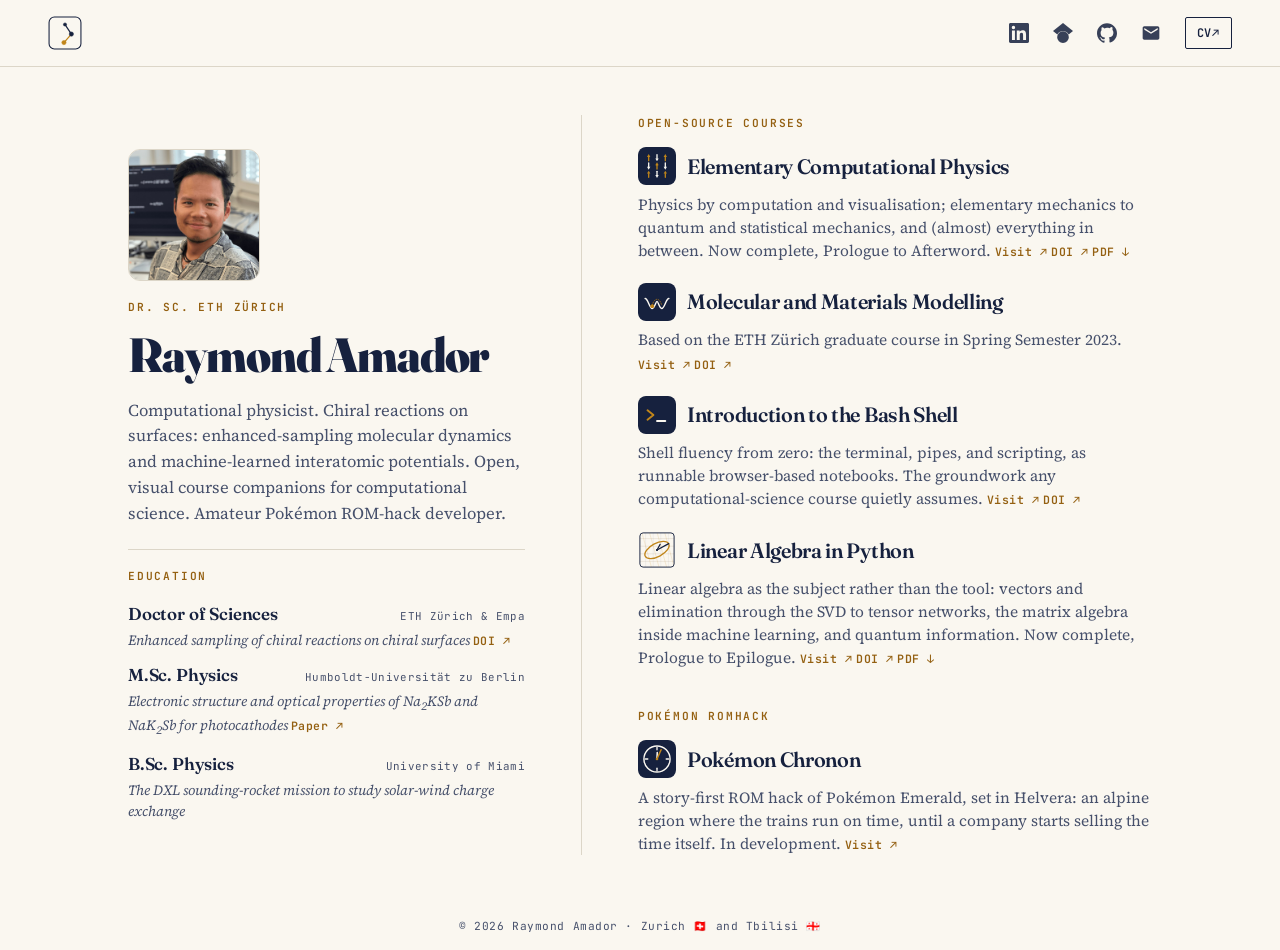
<file: index.html>
<!DOCTYPE html>
<html lang="en">
<head>
  <meta charset="utf-8">
  <meta name="viewport" content="width=device-width, initial-scale=1">
  <title>Raymond Amador — Computational Physicist (Dr. sc. ETH Zürich)</title>
  <meta name="description" content="Raymond Amador — computational physicist (Dr. sc. ETH Zürich), and author of open, visual course companions in computational science.">
  <meta name="author" content="Raymond Amador">
  <link rel="canonical" href="https://ramador.me/">

  <meta property="og:type" content="website">
  <meta property="og:title" content="Raymond Amador">
  <meta property="og:description" content="Computational physicist (Dr. sc. ETH Zürich), and author of open, visual course companions in computational science.">
  <meta property="og:url" content="https://ramador.me/">
  <meta property="og:image" content="https://ramador.me/portrait.jpg">
  <meta property="og:image:width" content="640">
  <meta property="og:image:height" content="640">
  <meta name="twitter:card" content="summary">

  <link rel="preconnect" href="https://fonts.googleapis.com">
  <link rel="preconnect" href="https://fonts.gstatic.com" crossorigin>
  <link href="https://fonts.googleapis.com/css2?family=Fraunces:opsz,wght@9..144,400;9..144,600;9..144,900&family=Source+Serif+4:opsz,wght@8..60,400;8..60,600&family=JetBrains+Mono:wght@500;600&display=swap" rel="stylesheet">

  <!-- Real favicon FILES, not a data: URI — Google's favicon crawler only
       fetches crawlable URLs, so an inline icon leaves search results with
       the generic globe. The 96px PNG is the multiple-of-48 size Google
       prefers; /favicon.ico is the zero-config fallback every crawler tries. -->
  <link rel="icon" href="/favicon.svg" type="image/svg+xml">
  <link rel="icon" href="/favicon-96.png" type="image/png" sizes="96x96">
  <link rel="icon" href="/favicon.ico" sizes="48x48 32x32 16x16">
  <link rel="apple-touch-icon" href="/apple-touch-icon.png">

  <link rel="stylesheet" href="style.css">

  <script type="application/ld+json">
  {
    "@context": "https://schema.org",
    "@type": "Person",
    "name": "Raymond Amador",
    "jobTitle": "Computational Physicist",
    "url": "https://ramador.me/",
    "image": "https://ramador.me/portrait.jpg",
    "description": "Computational physicist (Dr. sc. ETH Zürich) and author of open, interactive course companions in computational science.",
    "alumniOf": [
      { "@type": "CollegeOrUniversity", "name": "ETH Zürich" },
      { "@type": "CollegeOrUniversity", "name": "Humboldt-Universität zu Berlin" },
      { "@type": "CollegeOrUniversity", "name": "University of Miami" }
    ],
    "sameAs": [
      "https://www.linkedin.com/in/ramador09",
      "https://scholar.google.com/citations?user=wbPjP08AAAAJ",
      "https://github.com/ramador09"
    ]
  }
  </script>
</head>
<body>

  <!-- ============================== TOP BAR ============================= -->
  <header class="topbar">
    <a class="wordmark" href="/" aria-label="Home — Raymond Amador">
      <svg class="mark" viewBox="0 0 64 64" xmlns="http://www.w3.org/2000/svg" aria-hidden="true">
        <rect class="frame" x="2" y="2" width="60" height="60" rx="10"/>
        <line class="struct" x1="32" y1="16" x2="44" y2="34" stroke-width="2.4" stroke-linecap="round"/>
        <line class="amber" x1="44" y1="34" x2="30" y2="50" stroke-width="2.4" stroke-linecap="round"/>
        <circle class="struct" cx="32" cy="16" r="3"/>
        <circle class="struct" cx="44" cy="34" r="4"/>
        <circle class="amber" cx="30" cy="50" r="4"/>
      </svg>
    </a>
    <nav class="contact" aria-label="Contact and profiles">
      <a href="https://www.linkedin.com/in/ramador09/" aria-label="LinkedIn">
        <svg class="icon" viewBox="0 0 24 24" aria-hidden="true"><path d="M20.447 20.452h-3.554v-5.569c0-1.328-.027-3.037-1.852-3.037-1.853 0-2.136 1.445-2.136 2.939v5.667H9.351V9h3.414v1.561h.046c.477-.9 1.637-1.85 3.37-1.85 3.601 0 4.267 2.37 4.267 5.455v6.286zM5.337 7.433a2.062 2.062 0 0 1-2.063-2.065 2.064 2.064 0 1 1 2.063 2.065zm1.782 13.019H3.555V9h3.564v11.452zM22.225 0H1.771C.792 0 0 .774 0 1.729v20.542C0 23.227.792 24 1.771 24h20.451C23.2 24 24 23.227 24 22.271V1.729C24 .774 23.2 0 22.225 0h.002z"/></svg>
      </a>
      <a href="https://scholar.google.com/citations?user=wbPjP08AAAAJ&amp;hl=de" aria-label="Google Scholar">
        <svg class="icon" viewBox="0 0 24 24" aria-hidden="true"><path d="M5.242 13.769L0 9.5 12 0l12 9.5-5.242 4.269C17.548 11.249 14.978 9.5 12 9.5c-2.977 0-5.548 1.748-6.758 4.269zM12 10a7 7 0 1 0 0 14 7 7 0 0 0 0-14z"/></svg>
      </a>
      <a href="https://github.com/ramador09" aria-label="GitHub">
        <svg class="icon" viewBox="0 0 24 24" aria-hidden="true"><path d="M12 .297c-6.63 0-12 5.373-12 12 0 5.303 3.438 9.8 8.205 11.385.6.113.82-.258.82-.577 0-.285-.01-1.04-.015-2.04-3.338.724-4.042-1.61-4.042-1.61C4.422 18.07 3.633 17.7 3.633 17.7c-1.087-.744.084-.729.084-.729 1.205.084 1.838 1.236 1.838 1.236 1.07 1.835 2.809 1.305 3.495.998.108-.776.417-1.305.76-1.605-2.665-.305-5.467-1.334-5.467-5.931 0-1.311.469-2.381 1.236-3.221-.124-.303-.535-1.524.117-3.176 0 0 1.008-.322 3.301 1.23A11.509 11.509 0 0 1 12 5.803c1.02.005 2.047.138 3.006.404 2.291-1.552 3.297-1.23 3.297-1.23.653 1.653.242 2.874.118 3.176.77.84 1.235 1.911 1.235 3.221 0 4.609-2.807 5.624-5.479 5.921.43.372.823 1.102.823 2.222 0 1.606-.014 2.898-.014 3.293 0 .322.216.694.825.576C20.565 22.092 24 17.592 24 12.297c0-6.627-5.373-12-12-12"/></svg>
      </a>
      <a id="email-link" href="#" aria-label="Email">
        <svg class="icon" viewBox="0 0 24 24" aria-hidden="true"><path d="M20 4H4c-1.1 0-2 .9-2 2v12c0 1.1.9 2 2 2h16c1.1 0 2-.9 2-2V6c0-1.1-.9-2-2-2zm0 4l-8 5-8-5V6l8 5 8-5v2z"/></svg>
      </a>
      <a class="cv-link" href="cv.pdf">CV <span aria-hidden="true">↗</span></a>
    </nav>
  </header>

  <!-- =============================== STAGE ============================= -->
  <main class="stage">
    <div class="grid">

      <!-- ---- identity (left) ---- -->
      <section class="identity">
        <img class="portrait" src="portrait.jpg" width="640" height="640" alt="Portrait of Raymond Amador">
        <div>
          <p class="eyebrow">Dr.&nbsp;sc.&nbsp;ETH&nbsp;Zürich</p>
          <h1>Raymond Amador</h1>
        </div>
        <p class="lead">
          Computational physicist. Chiral reactions on surfaces: enhanced-sampling
          molecular dynamics and machine-learned interatomic potentials. Open, visual
          course companions for computational science.
          <a href="/chronon/">Amateur Pokémon ROM-hack developer.</a>
        </p>

        <div class="block edu-block">
          <p class="eyebrow">Education</p>
          <ul class="edu-list">
            <li class="edu">
              <div class="edu-row">
                <span class="deg">Doctor of Sciences</span>
                <span class="inst">ETH&nbsp;Zürich &amp; Empa</span>
              </div>
              <p class="edu-note"><em>Enhanced sampling of chiral reactions on chiral surfaces</em>
                <a class="inline-link" href="https://doi.org/10.3929/ethz-c-000785904">DOI&nbsp;<span aria-hidden="true">↗</span></a></p>
            </li>
            <li class="edu">
              <div class="edu-row">
                <span class="deg">M.Sc. Physics</span>
                <span class="inst">Humboldt-Universität zu Berlin</span>
              </div>
              <p class="edu-note"><em>Electronic structure and optical properties of Na<sub>2</sub>KSb and NaK<sub>2</sub>Sb for photocathodes</em>
                <a class="inline-link" href="https://doi.org/10.1088/1361-648X/ac0e70">Paper&nbsp;<span aria-hidden="true">↗</span></a></p>
            </li>
            <li class="edu">
              <div class="edu-row">
                <span class="deg">B.Sc. Physics</span>
                <span class="inst">University of Miami</span>
              </div>
              <p class="edu-note"><em>The DXL sounding-rocket mission to study solar-wind charge exchange</em></p>
            </li>
          </ul>
        </div>
      </section>

      <!-- ---- work + education (right) ---- -->
      <section class="detail">

        <div class="block">
          <p class="eyebrow">Open-Source Courses</p>
          <ol class="work-list">
            <li class="work">
              <div class="work-head">
                <img class="work-logo" src="ecp-logo.svg" alt="Elementary Computational Physics course logo" width="64" height="64">
                <h2 class="work-title">
                  <a href="https://ramador.me/elementary-computational-physics-public/">Elementary Computational Physics</a>
                </h2>
              </div>
              <p class="work-desc">
                Physics by computation and visualisation; elementary mechanics to
                quantum and statistical mechanics, and (almost) everything in between.
                Now complete, Prologue to Afterword.
                <a class="inline-link" href="https://ramador.me/elementary-computational-physics-public/">Visit&nbsp;<span aria-hidden="true">↗</span></a>
                <a class="inline-link" href="https://doi.org/10.5281/zenodo.21418790">DOI&nbsp;<span aria-hidden="true">↗</span></a>
                <a class="inline-link" href="https://github.com/ramador09/elementary-computational-physics-public/releases/latest/download/elementary-computational-physics.pdf">PDF&nbsp;<span aria-hidden="true">↓</span></a>
              </p>
            </li>
            <li class="work">
              <div class="work-head">
                <img class="work-logo" src="mmm-logo.svg" alt="Molecular and Materials Modelling course logo" width="64" height="64">
                <h2 class="work-title">
                  <a href="https://ramador.me/molecular-materials-modelling-public/">Molecular and Materials Modelling</a>
                </h2>
              </div>
              <p class="work-desc">
                Based on the ETH&nbsp;Zürich graduate course in Spring Semester&nbsp;2023.
                <a class="inline-link" href="https://ramador.me/molecular-materials-modelling-public/">Visit&nbsp;<span aria-hidden="true">↗</span></a>
                <a class="inline-link" href="https://doi.org/10.5281/zenodo.21418786">DOI&nbsp;<span aria-hidden="true">↗</span></a>
              </p>
            </li>
            <li class="work">
              <div class="work-head">
                <img class="work-logo" src="bash-logo.svg" alt="Introduction to the Bash Shell course logo" width="64" height="64">
                <h2 class="work-title">
                  <a href="https://ramador.me/bash-primer-public/">Introduction to the Bash Shell</a>
                </h2>
              </div>
              <p class="work-desc">
                Shell fluency from zero: the terminal, pipes, and scripting, as
                runnable browser-based notebooks. The groundwork any
                computational-science course quietly assumes.
                <a class="inline-link" href="https://ramador.me/bash-primer-public/">Visit&nbsp;<span aria-hidden="true">↗</span></a>
                <a class="inline-link" href="https://doi.org/10.5281/zenodo.21418788">DOI&nbsp;<span aria-hidden="true">↗</span></a>
              </p>
            </li>
            <li class="work">
              <div class="work-head">
                <img class="work-logo" src="lap-logo.svg" alt="Linear Algebra in Python course logo" width="64" height="64">
                <h2 class="work-title">
                  <a href="https://ramador.me/linear-algebra-in-python-public/">Linear Algebra in Python</a>
                </h2>
              </div>
              <p class="work-desc">
                Linear algebra as the subject rather than the tool: vectors and
                elimination through the SVD to tensor networks, the matrix
                algebra inside machine learning, and quantum information.
                Now complete, Prologue to Epilogue.
                <a class="inline-link" href="https://ramador.me/linear-algebra-in-python-public/">Visit&nbsp;<span aria-hidden="true">↗</span></a>
                <a class="inline-link" href="https://doi.org/10.5281/zenodo.21841151">DOI&nbsp;<span aria-hidden="true">↗</span></a>
                <a class="inline-link" href="https://github.com/ramador09/linear-algebra-in-python-public/releases/latest/download/linear-algebra-in-python.pdf">PDF&nbsp;<span aria-hidden="true">↓</span></a>
              </p>
            </li>
          </ol>
        </div>

        <div class="block">
          <p class="eyebrow">Pokémon Romhack</p>
          <ol class="work-list">
            <li class="work">
              <div class="work-head">
                <img class="work-logo" src="chronon-logo.svg" alt="Pokémon Chronon project logo: a station clock reading four minutes past twelve" width="64" height="64">
                <h2 class="work-title">
                  <a href="/chronon/">Pokémon Chronon</a>
                </h2>
              </div>
              <p class="work-desc">
                A story-first ROM hack of Pokémon Emerald, set in Helvera: an
                alpine region where the trains run on time, until a company
                starts selling the time itself. In development.
                <a class="inline-link" href="/chronon/">Visit&nbsp;<span aria-hidden="true">↗</span></a>
              </p>
            </li>
          </ol>
        </div>

      </section>
    </div>
  </main>

  <footer class="footer">
    <p class="fineprint">&copy; 2026 Raymond Amador &middot; Zurich 🇨🇭 and Tbilisi 🇬🇪</p>
  </footer>

  <script>
    (function () {
      var user = "ray", domain = "ramador.me";
      var a = document.getElementById("email-link");
      if (a) { a.setAttribute("href", "mailto:" + user + "@" + domain); }
    })();
  </script>

  <!-- Privacy-friendly, cookieless analytics (GoatCounter) — GDPR-friendly, no
       cookies, no personal data. TO ACTIVATE: create a free account at
       https://www.goatcounter.com/ and claim the code "ramador" (so the endpoint
       below resolves). If that code is taken, register another and update the
       subdomain here. Until then this is a harmless no-op. -->
  <script data-goatcounter="https://ramador.goatcounter.com/count"
          async src="//gc.zgo.at/count.js"></script>
</body>
</html>
</file>
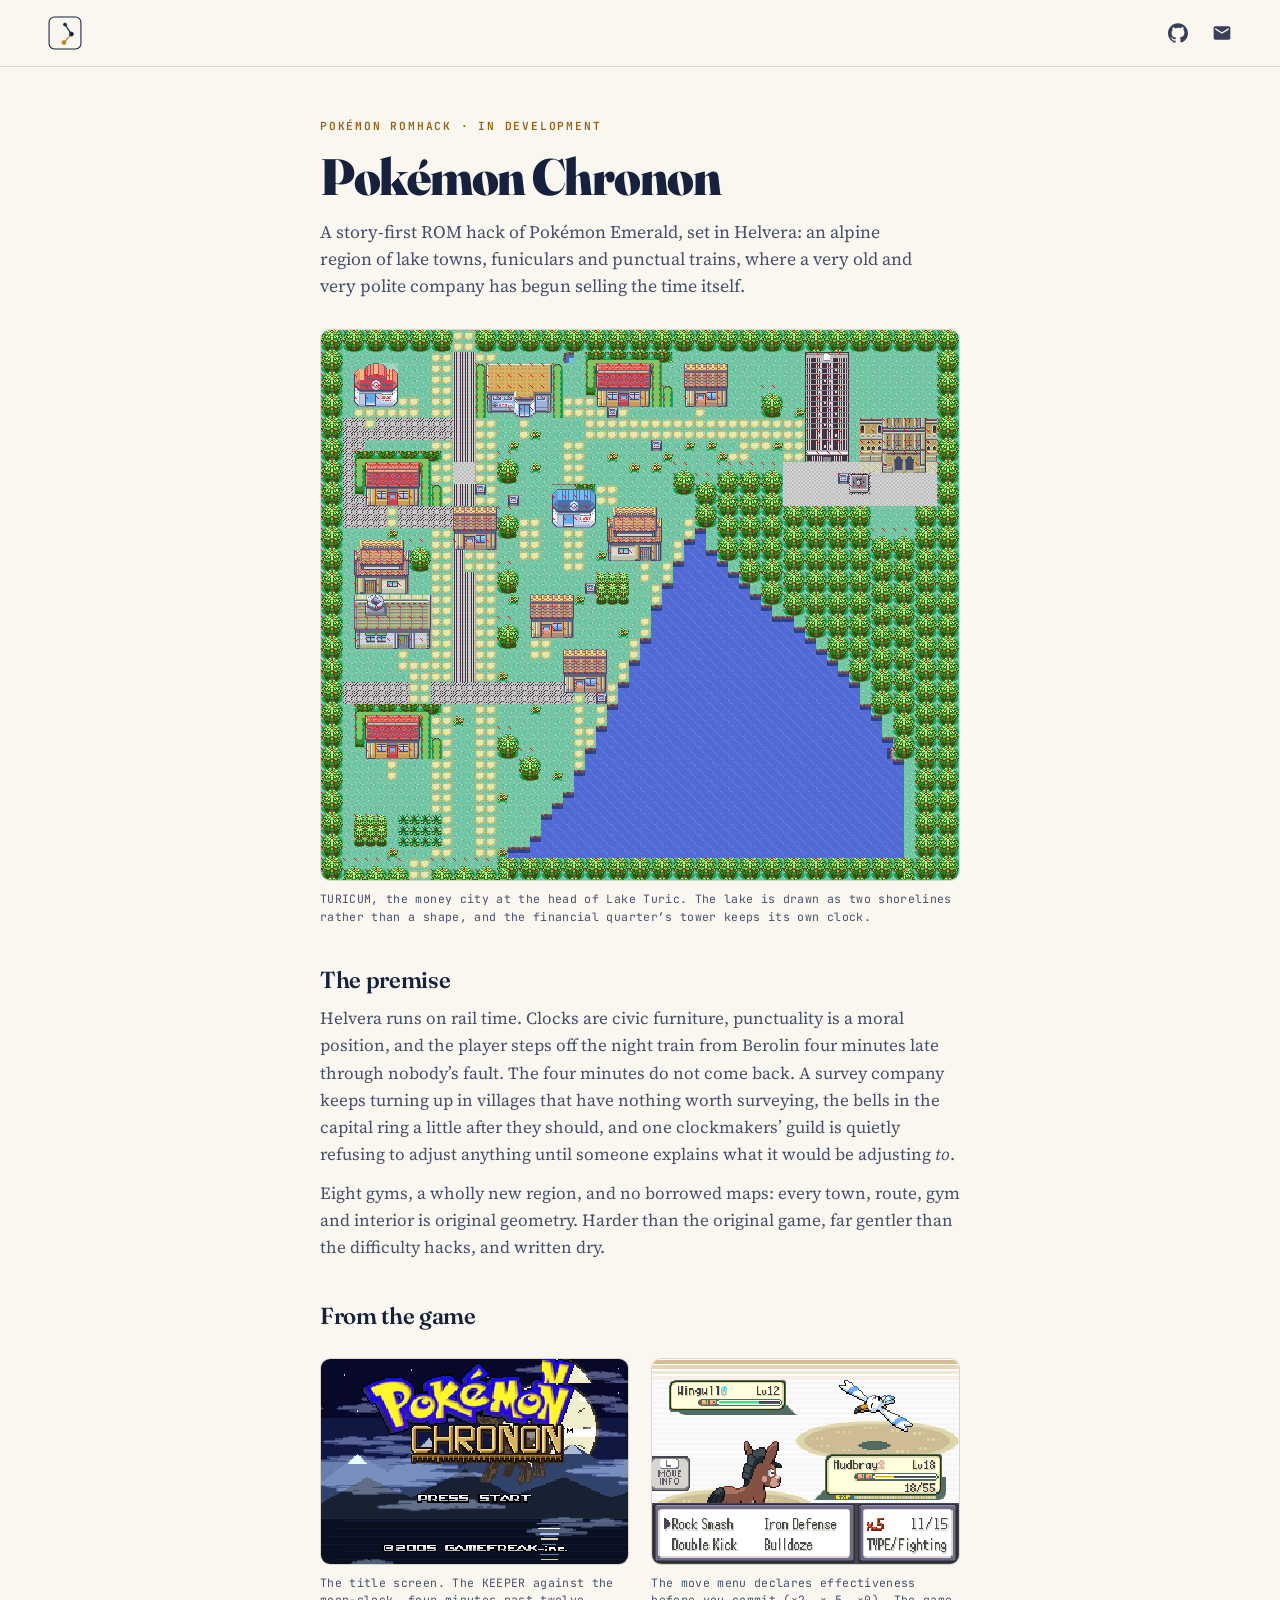
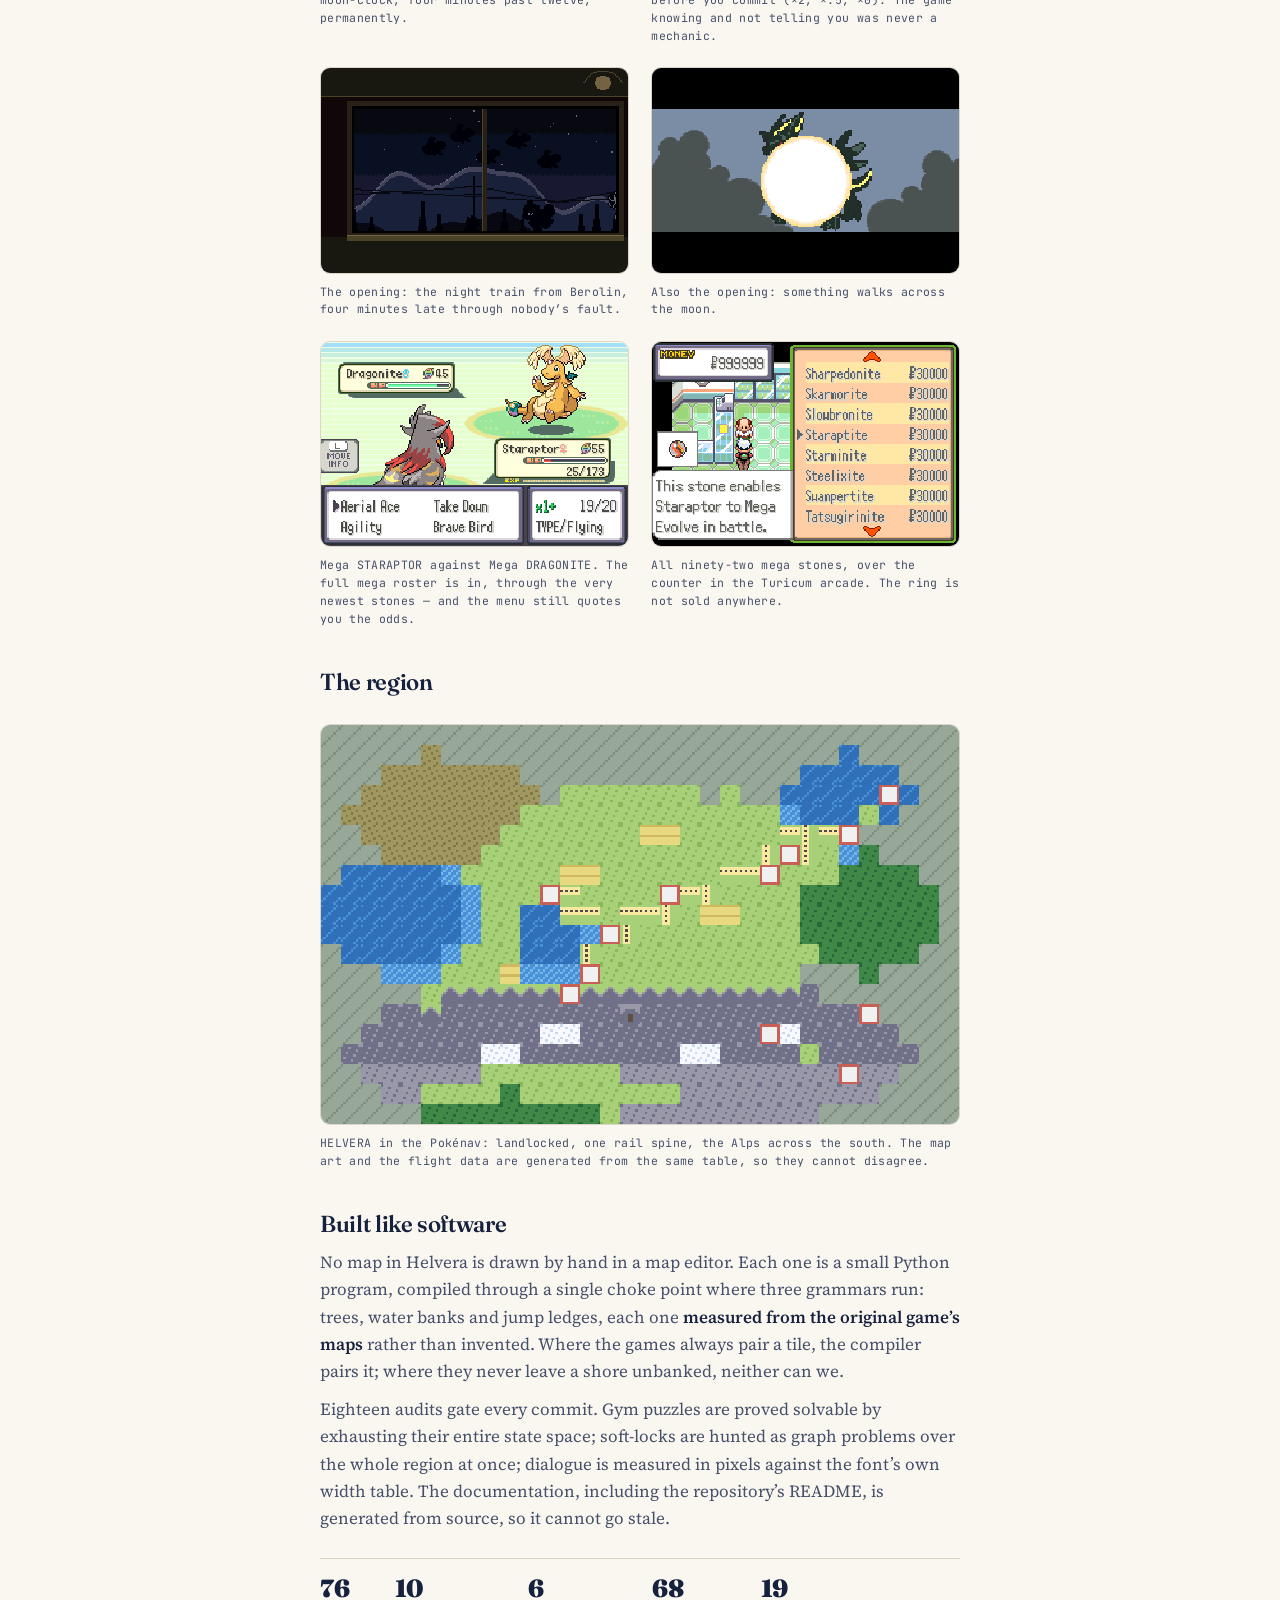
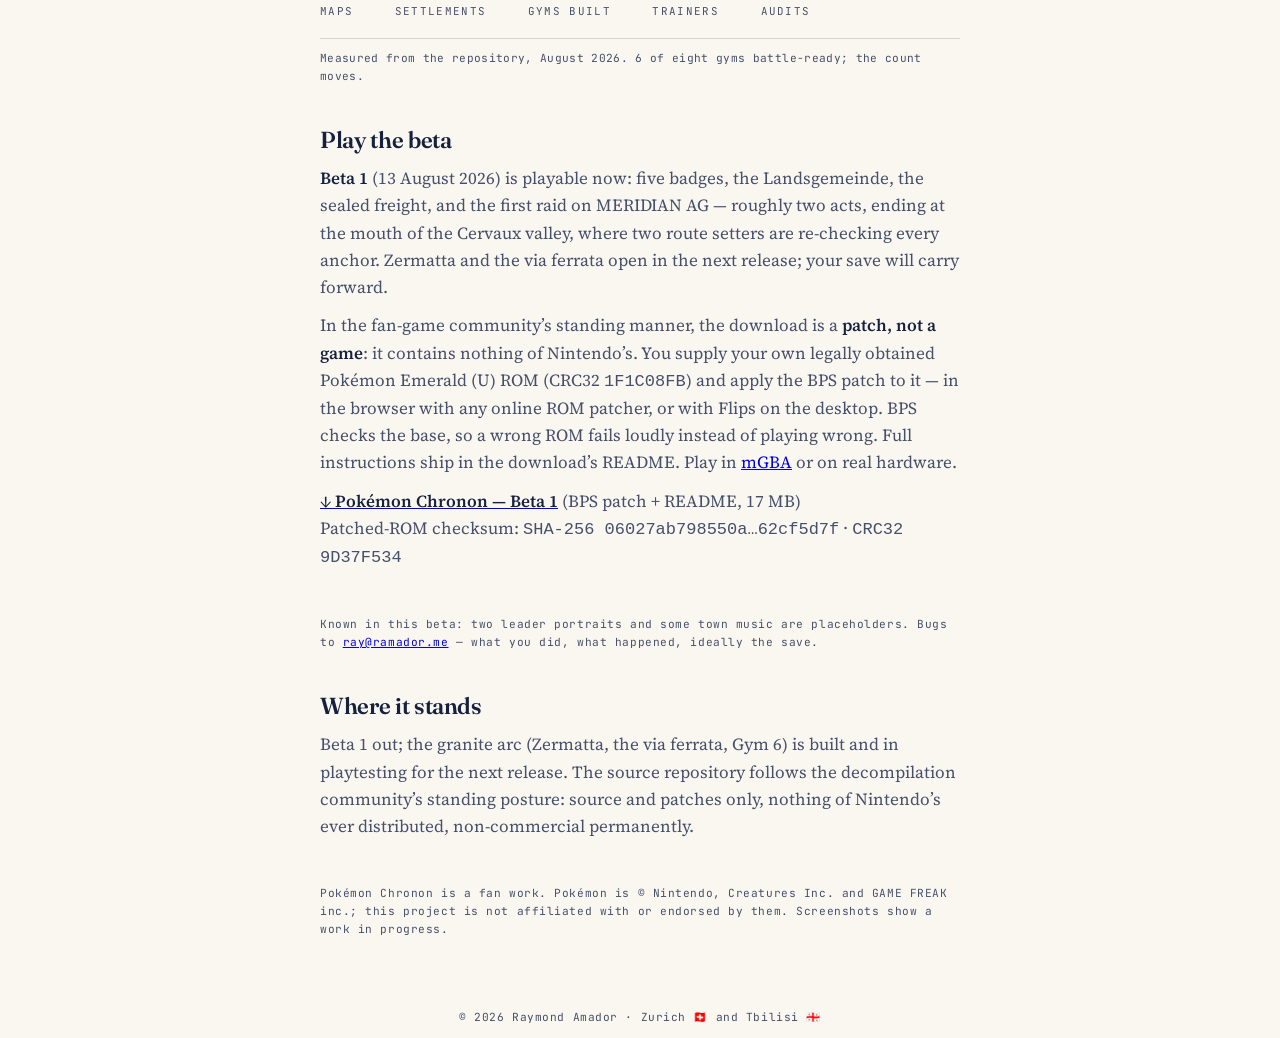
<file: chronon/index.html>
<!DOCTYPE html>
<html lang="en">
<head>
  <meta charset="utf-8">
  <meta name="viewport" content="width=device-width, initial-scale=1">
  <title>Pokémon Chronon — Raymond Amador</title>
  <meta name="description" content="Pokémon Chronon: a story-first ROM hack of Pokémon Emerald set in Helvera, an alpine region where a company has begun selling the time itself. Built like software: generated maps, measured grammars, eighteen audits.">
  <meta name="author" content="Raymond Amador">
  <link rel="canonical" href="https://ramador.me/chronon/">

  <meta property="og:type" content="website">
  <meta property="og:title" content="Pokémon Chronon">
  <meta property="og:description" content="A story-first ROM hack of Pokémon Emerald, set in Helvera: lake towns, punctual trains, and a company selling the time itself.">
  <meta property="og:url" content="https://ramador.me/chronon/">
  <meta property="og:image" content="https://ramador.me/chronon/turicum.png">
  <meta name="twitter:card" content="summary_large_image">

  <link rel="preconnect" href="https://fonts.googleapis.com">
  <link rel="preconnect" href="https://fonts.gstatic.com" crossorigin>
  <link href="https://fonts.googleapis.com/css2?family=Fraunces:opsz,wght@9..144,400;9..144,600;9..144,900&family=Source+Serif+4:opsz,wght@8..60,400;8..60,600&family=JetBrains+Mono:wght@500;600&display=swap" rel="stylesheet">

  <link rel="icon" href="/favicon.svg" type="image/svg+xml">
  <link rel="icon" href="/favicon-96.png" type="image/png" sizes="96x96">
  <link rel="icon" href="/favicon.ico" sizes="48x48 32x32 16x16">
  <link rel="apple-touch-icon" href="/apple-touch-icon.png">

  <link rel="stylesheet" href="/style.css">
</head>
<body>

  <!-- ============================== TOP BAR ============================= -->
  <header class="topbar">
    <a class="wordmark" href="/" aria-label="Home — Raymond Amador">
      <svg class="mark" viewBox="0 0 64 64" xmlns="http://www.w3.org/2000/svg" aria-hidden="true">
        <rect class="frame" x="2" y="2" width="60" height="60" rx="10"/>
        <line class="struct" x1="32" y1="16" x2="44" y2="34" stroke-width="2.4" stroke-linecap="round"/>
        <line class="amber" x1="44" y1="34" x2="30" y2="50" stroke-width="2.4" stroke-linecap="round"/>
        <circle class="struct" cx="32" cy="16" r="3"/>
        <circle class="struct" cx="44" cy="34" r="4"/>
        <circle class="amber" cx="30" cy="50" r="4"/>
      </svg>
    </a>
    <nav class="contact" aria-label="Contact and profiles">
      <a href="https://github.com/ramador09" aria-label="GitHub">
        <svg class="icon" viewBox="0 0 24 24" aria-hidden="true"><path d="M12 .297c-6.63 0-12 5.373-12 12 0 5.303 3.438 9.8 8.205 11.385.6.113.82-.258.82-.577 0-.285-.01-1.04-.015-2.04-3.338.724-4.042-1.61-4.042-1.61C4.422 18.07 3.633 17.7 3.633 17.7c-1.087-.744.084-.729.084-.729 1.205.084 1.838 1.236 1.838 1.236 1.07 1.835 2.809 1.305 3.495.998.108-.776.417-1.305.76-1.605-2.665-.305-5.467-1.334-5.467-5.931 0-1.311.469-2.381 1.236-3.221-.124-.303-.535-1.524.117-3.176 0 0 1.008-.322 3.301 1.23A11.509 11.509 0 0 1 12 5.803c1.02.005 2.047.138 3.006.404 2.291-1.552 3.297-1.23 3.297-1.23.653 1.653.242 2.874.118 3.176.77.84 1.235 1.911 1.235 3.221 0 4.609-2.807 5.624-5.479 5.921.43.372.823 1.102.823 2.222 0 1.606-.014 2.898-.014 3.293 0 .322.216.694.825.576C20.565 22.092 24 17.592 24 12.297c0-6.627-5.373-12-12-12"/></svg>
      </a>
      <a id="email-link" href="#" aria-label="Email">
        <svg class="icon" viewBox="0 0 24 24" aria-hidden="true"><path d="M20 4H4c-1.1 0-2 .9-2 2v12c0 1.1.9 2 2 2h16c1.1 0 2-.9 2-2V6c0-1.1-.9-2-2-2zm0 4l-8 5-8-5V6l8 5 8-5v2z"/></svg>
      </a>
    </nav>
  </header>

  <!-- =============================== PAGE ============================== -->
  <main class="page">
    <p class="eyebrow">Pokémon Romhack &middot; In Development</p>
    <h1>Pokémon Chronon</h1>
    <p class="lead">
      A story-first ROM hack of Pokémon Emerald, set in Helvera: an alpine
      region of lake towns, funiculars and punctual trains, where a very old
      and very polite company has begun selling the time itself.
    </p>

    <figure class="shot">
      <img src="turicum.png" alt="Turicum, the largest city in Helvera: the financial quarter's tower and bank on a quay plaza, the old town, and Lake Turic" width="1856" height="1600">
      <figcaption>TURICUM, the money city at the head of Lake Turic. The lake is
      drawn as two shorelines rather than a shape, and the financial
      quarter&rsquo;s tower keeps its own clock.</figcaption>
    </figure>

    <div class="prose">
      <h2>The premise</h2>
      <p>
        Helvera runs on rail time. Clocks are civic furniture, punctuality is a
        moral position, and the player steps off the night train from Berolin
        four minutes late through nobody&rsquo;s fault. The four minutes do not
        come back. A survey company keeps turning up in villages that have
        nothing worth surveying, the bells in the capital ring a little after
        they should, and one clockmakers&rsquo; guild is quietly refusing to
        adjust anything until someone explains what it would be adjusting
        <em>to</em>.
      </p>
      <p>
        Eight gyms, a wholly new region, and no borrowed maps: every town,
        route, gym and interior is original geometry. Harder than the original
        game, far gentler than the difficulty hacks, and written dry.
      </p>

      <h2>From the game</h2>
      <div class="shot-grid">
        <figure class="shot">
          <img src="game-title.png" alt="The Pokémon Chronon title screen: the Keeper silhouetted against the moon-clock over an alpine lake" width="240" height="160">
          <figcaption>The title screen. The KEEPER against the moon-clock,
          four minutes past twelve, permanently.</figcaption>
        </figure>
        <figure class="shot">
          <img src="game-battle.png" alt="A battle move menu showing the type-effectiveness indicator" width="240" height="160">
          <figcaption>The move menu declares effectiveness before you commit
          (&times;2, &times;.5, &times;0). The game knowing and not telling you
          was never a mechanic.</figcaption>
        </figure>
        <figure class="shot">
          <img src="game-train.png" alt="The opening cinematic: the night train's window, a flock passing outside" width="240" height="160">
          <figcaption>The opening: the night train from Berolin, four minutes
          late through nobody&rsquo;s fault.</figcaption>
        </figure>
        <figure class="shot">
          <img src="game-dialga.png" alt="From the opening cinematic: a silhouette crossing the bright moon" width="240" height="160">
          <figcaption>Also the opening: something walks across the moon.</figcaption>
        </figure>
        <figure class="shot">
          <img src="mega-duel.png" alt="Mega Staraptor battling Mega Dragonite with the move menu open, showing effectiveness, PP and type" width="240" height="160">
          <figcaption>Mega STARAPTOR against Mega DRAGONITE. The full mega
          roster is in, through the very newest stones &mdash; and the menu
          still quotes you the odds.</figcaption>
        </figure>
        <figure class="shot">
          <img src="mega-stones.png" alt="A shop menu listing mega stones at 30,000 each, with Staraptite selected" width="240" height="160">
          <figcaption>All ninety-two mega stones, over the counter in the
          Turicum arcade. The ring is not sold anywhere.</figcaption>
        </figure>
      </div>

      <h2>The region</h2>
      <figure class="shot">
        <img src="helvera.png" alt="The Helvera region map: a landlocked alpine region with a rail corridor of towns and the Alps across the south" width="768" height="480">
        <figcaption>HELVERA in the Pokénav: landlocked, one rail spine, the Alps
        across the south. The map art and the flight data are generated from
        the same table, so they cannot disagree.</figcaption>
      </figure>

      <h2>Built like software</h2>
      <p>
        No map in Helvera is drawn by hand in a map editor. Each one is a small
        Python program, compiled through a single choke point where three
        grammars run: trees, water banks and jump ledges, each one
        <strong>measured from the original game&rsquo;s maps</strong> rather
        than invented. Where the games always pair a tile, the compiler pairs
        it; where they never leave a shore unbanked, neither can we.
      </p>
      <p>
        Eighteen audits gate every commit. Gym puzzles are proved solvable by
        exhausting their entire state space; soft-locks are hunted as graph
        problems over the whole region at once; dialogue is measured in pixels
        against the font&rsquo;s own width table. The documentation, including
        the repository&rsquo;s README, is generated from source, so it cannot
        go stale.
      </p>

<!-- stats:begin -->
      <div class="stats" role="list" aria-label="Project figures">
        <div class="stat" role="listitem"><b>76</b><span>maps</span></div>
        <div class="stat" role="listitem"><b>10</b><span>settlements</span></div>
        <div class="stat" role="listitem"><b>6</b><span>gyms built</span></div>
        <div class="stat" role="listitem"><b>68</b><span>trainers</span></div>
        <div class="stat" role="listitem"><b>19</b><span>audits</span></div>
      </div>
      <p class="stats-note">Measured from the repository, August 2026. 6 of eight gyms battle-ready; the count moves.</p>
      <!-- stats:end -->

      <h2 id="play">Play the beta</h2>
      <p>
        <strong>Beta 1</strong> (13 August 2026) is playable now: five badges,
        the Landsgemeinde, the sealed freight, and the first raid on
        MERIDIAN&nbsp;AG &mdash; roughly two acts, ending at the mouth of the
        Cervaux valley, where two route setters are re-checking every anchor.
        Zermatta and the via ferrata open in the next release; your save will
        carry forward.
      </p>
      <p>
        In the fan-game community&rsquo;s standing manner, the download is a
        <strong>patch, not a game</strong>: it contains nothing of
        Nintendo&rsquo;s. You supply your own legally obtained Pok&eacute;mon
        Emerald&nbsp;(U) ROM (CRC32 <code>1F1C08FB</code>) and apply the BPS
        patch to it &mdash; in the browser with any online ROM patcher, or with
        Flips on the desktop. BPS checks the base, so a wrong ROM fails loudly
        instead of playing wrong. Full instructions ship in the download&rsquo;s
        README. Play in <a href="https://mgba.io">mGBA</a> or on real hardware.
      </p>
      <p>
        <a href="downloads/pokemon-chronon-beta-1.zip"><strong>&darr; Pok&eacute;mon
        Chronon &mdash; Beta&nbsp;1</strong></a> (BPS patch + README, 17&nbsp;MB)<br>
        Patched-ROM checksum:
        <code>SHA-256 06027ab798550a&hellip;62cf5d7f</code> &middot;
        <code>CRC32 9D37F534</code>
      </p>
      <p class="fineprint">
        Known in this beta: two leader portraits and some town music are
        placeholders. Bugs to
        <a href="mailto:ray@ramador.me">ray@ramador.me</a> &mdash; what you did,
        what happened, ideally the save.
      </p>

      <h2>Where it stands</h2>
      <p>
        Beta 1 out; the granite arc (Zermatta, the via ferrata, Gym&nbsp;6) is
        built and in playtesting for the next release. The source repository
        follows the decompilation community&rsquo;s standing posture: source
        and patches only, nothing of Nintendo&rsquo;s ever distributed,
        non-commercial permanently.
      </p>
    </div>

    <p class="fineprint">
      Pokémon Chronon is a fan work. Pokémon is &copy; Nintendo, Creatures Inc.
      and GAME FREAK inc.; this project is not affiliated with or endorsed by
      them. Screenshots show a work in progress.
    </p>
  </main>

  <footer class="footer">
    <p class="fineprint">&copy; 2026 Raymond Amador &middot; Zurich 🇨🇭 and Tbilisi 🇬🇪</p>
  </footer>

  <script>
    (function () {
      var user = "ray", domain = "ramador.me";
      var a = document.getElementById("email-link");
      if (a) { a.setAttribute("href", "mailto:" + user + "@" + domain); }
    })();
  </script>

  <script data-goatcounter="https://ramador.goatcounter.com/count"
          async src="//gc.zgo.at/count.js"></script>
</body>
</html>
</file>
<file: style.css>
/* Raymond Amador — portfolio landing page.
   Single-screen, two-column layout. Shares the course books' identity:
   Fraunces (display), Source Serif 4 (body), JetBrains Mono (labels),
   ink #16213e + amber #c0851a on parchment #faf7f0. Light and dark. */

:root {
  --ink:        #16213e;
  --ink-soft:   #46506b;
  --accent:     #c0851a;   /* brand amber: icons, underlines, decoration */
  --accent-text:#946011;   /* deeper amber for small TEXT — WCAG AA on parchment */
  --paper:      #faf7f0;
  --hairline:   #dcd6c8;

  --display: 'Fraunces', 'Iowan Old Style', Georgia, serif;
  --body:    'Source Serif 4', 'Iowan Old Style', Georgia, serif;
  --mono:    'JetBrains Mono', 'SFMono-Regular', Menlo, Consolas, monospace;
}

@media (prefers-color-scheme: dark) {
  :root {
    --ink:      #ece6d8;
    --ink-soft: #9aa0b4;
    --accent:   #e0a93f;
    --accent-text:#e0a93f;   /* bright amber already passes on dark ink */
    --paper:    #11182b;
    --hairline: #2b3450;
  }
}

* { box-sizing: border-box; }
html { -webkit-text-size-adjust: 100%; }

body {
  margin: 0;
  min-height: 100vh;
  display: flex;
  flex-direction: column;
  background: var(--paper);
  color: var(--ink);
  font-family: var(--body);
  font-size: 1.0625rem;
  line-height: 1.6;
  font-optical-sizing: auto;
  -webkit-font-smoothing: antialiased;
  text-rendering: optimizeLegibility;
}

/* shared editorial label */
.eyebrow {
  font-family: var(--mono);
  font-weight: 600;
  font-size: 0.7rem;
  letter-spacing: 0.16em;
  text-transform: uppercase;
  color: var(--accent-text);
  margin: 0 0 0.9rem;
}

/* ============================ TOP BAR ============================== */
.topbar {
  display: flex;
  align-items: center;
  justify-content: space-between;
  padding: 1rem clamp(1.4rem, 5vw, 3rem);
  border-bottom: 1px solid var(--hairline);
}
.wordmark {
  display: inline-flex;
  align-items: center;
  text-decoration: none;
  line-height: 0;
}
.wordmark .mark {
  height: 34px;
  width: 34px;
  display: block;
  transition: opacity .18s ease;
}
/* The personal mark (double pendulum) adapts to the theme:
   light = thin ink outline frame + ink glyph; the amber bob stays amber. */
.wordmark .frame  { fill: none; stroke: var(--ink); stroke-width: 2; }
.wordmark .struct { fill: var(--ink); stroke: var(--ink); }
.wordmark .amber  { fill: var(--accent); stroke: var(--accent); }
.wordmark:hover .mark,
.wordmark:focus-visible .mark { opacity: 0.78; }
@media (prefers-color-scheme: dark) {
  /* dark = keep a filled badge (brand ink), glyph in the light foreground */
  .wordmark .frame { fill: #16213e; stroke: none; }
}
.contact { display: flex; align-items: center; gap: clamp(0.9rem, 2.4vw, 1.5rem); }
.contact a { color: var(--ink); text-decoration: none; display: inline-flex; align-items: center; transition: color .18s ease; }
.contact a:hover, .contact a:focus-visible { color: var(--accent); outline: none; }
.contact .icon { width: 20px; height: 20px; fill: currentColor; opacity: 0.85; }
.contact a:hover .icon { opacity: 1; }
.cv-link {
  font-family: var(--mono);
  font-size: 0.74rem;
  font-weight: 600;
  letter-spacing: 0.08em;
  text-transform: uppercase;
  color: var(--ink);
  text-decoration: none;
  padding: 0.45em 0.9em;
  border: 1.5px solid var(--ink);
  border-radius: 2px;
  transition: background-color .18s ease, color .18s ease, border-color .18s ease;
}
.cv-link:hover, .cv-link:focus-visible { background: var(--ink); color: var(--paper) !important; }

/* ============================== STAGE ============================= */
.stage {
  flex: 1 1 auto;
  display: flex;
  align-items: center;
  justify-content: center;
  padding: clamp(1.5rem, 4vw, 3rem) clamp(1.4rem, 5vw, 3rem);
}
.grid {
  width: 100%;
  max-width: 64rem;
  display: grid;
  grid-template-columns: minmax(0, 0.82fr) minmax(0, 1.18fr);
  gap: clamp(2rem, 5vw, 3.5rem);
  align-items: center;
}

/* ---- identity (left) ---- */
.identity { display: flex; flex-direction: column; gap: 1.1rem; }
.portrait {
  width: 132px;
  height: 132px;
  object-fit: cover;
  border-radius: 12px;
  border: 1px solid var(--hairline);
}
.identity h1 {
  font-family: var(--display);
  font-variation-settings: 'opsz' 144;
  font-weight: 900;
  font-size: clamp(2.1rem, 4.2vw, 3rem);
  line-height: 1.02;
  letter-spacing: -0.025em;
  margin: 0;
}
.lead {
  font-size: 1.04rem;
  line-height: 1.55;
  color: var(--ink-soft);
  margin: 0;
  max-width: 26rem;
}

/* education under the bio: same vocabulary, quieter scale. In the narrow
   identity column the full 1.3rem degree lines shouted; a hairline rule
   separates it from the lead and the degrees drop half a step. */
.edu-block {
  border-top: 1px solid var(--hairline);
  padding-top: 1.1rem;
  margin-top: 0.3rem;
}
.edu-block .deg { font-size: 1.08rem; }
.edu-block .inst { font-size: 0.68rem; }
.edu-block .edu-note { font-size: 0.88rem; line-height: 1.45; }
.edu-block .edu + .edu { margin-top: 0.7rem; }

/* ---- detail (right): work + education ---- */
.detail {
  display: flex;
  flex-direction: column;
  gap: clamp(1.6rem, 3.5vw, 2.4rem);
  border-left: 1px solid var(--hairline);
  padding-left: clamp(2rem, 5vw, 3.5rem);
}

.work-list, .edu-list { list-style: none; margin: 0; padding: 0; }
.work + .work { margin-top: 1.3rem; }

.work-head { display: flex; align-items: center; gap: 0.7rem; }
.work-logo { flex: none; width: 38px; height: 38px; border-radius: 8px; }
.work-title {
  font-family: var(--display);
  font-variation-settings: 'opsz' 60;
  font-weight: 600;
  font-size: 1.3rem;
  line-height: 1.12;
  letter-spacing: -0.015em;
  margin: 0;
}
.work-title a {
  color: var(--ink);
  text-decoration: none;
  background-image: linear-gradient(var(--accent), var(--accent));
  background-size: 0% 2px;
  background-repeat: no-repeat;
  background-position: 0 92%;
  transition: background-size .25s ease;
}
.work-title a:hover, .work-title a:focus-visible { background-size: 100% 2px; outline: none; }
.work-desc {
  color: var(--ink-soft);
  font-size: 0.97rem;
  line-height: 1.5;
  margin: 0.45rem 0 0;
}
.inline-link {
  font-family: var(--mono);
  font-size: 0.72rem;
  letter-spacing: 0.04em;
  white-space: nowrap;
  color: var(--accent-text);
  text-decoration: none;
  font-weight: 600;
}
.inline-link:hover { text-decoration: underline; }

.edu + .edu { margin-top: 0.95rem; }
.edu-row { display: flex; align-items: baseline; justify-content: space-between; gap: 1rem; flex-wrap: wrap; }
.deg {
  font-family: var(--display);
  font-variation-settings: 'opsz' 40;
  font-weight: 600;
  font-size: 1.3rem;
  letter-spacing: -0.01em;
}
.inst { font-family: var(--mono); font-size: 0.74rem; letter-spacing: 0.03em; color: var(--ink-soft); }
.edu-note { color: var(--ink-soft); margin: 0.15rem 0 0; font-size: 0.97rem; line-height: 1.4; }
.edu-note em { font-style: italic; }

/* ============================== FOOTER =========================== */
.footer { padding: 0.9rem clamp(1.4rem, 5vw, 3rem); }
.fineprint {
  font-family: var(--mono);
  font-size: 0.7rem;
  letter-spacing: 0.05em;
  color: var(--ink-soft);
  margin: 0;
  text-align: center;
}

a:focus-visible { outline: 2px solid var(--accent); outline-offset: 3px; border-radius: 1px; }

/* A link inside the lead carries NO underline at rest. The bio is four
   equal fragments and an underline made the fourth one shout — it read as
   the most important thing about the person, which it is not. The link
   still exists; it just waits to be found. The underline returns on hover
   so the affordance is there the moment a cursor is. */
.lead a {
  color: inherit;
  text-decoration: none;
  text-decoration-color: var(--accent);
  text-decoration-thickness: 1.5px;
  text-underline-offset: 3px;
  transition: color .18s ease;
}
.lead a:hover, .lead a:focus-visible {
  color: var(--accent-text);
  text-decoration: underline;
}

/* ======================= PROJECT PAGE (chronon) ==================== */
/* A scrolling editorial column, unlike the single-screen home. Same voice:
   Fraunces display, mono captions, hairline rules, one amber accent. */
.page {
  flex: 1 1 auto;
  width: 100%;
  max-width: 46rem;
  margin: 0 auto;
  padding: clamp(2rem, 5vw, 3.2rem) clamp(1.4rem, 5vw, 3rem) 3.5rem;
}
.page h1 {
  font-family: var(--display);
  font-variation-settings: 'opsz' 144;
  font-weight: 900;
  font-size: clamp(2.2rem, 5vw, 3.2rem);
  line-height: 1.02;
  letter-spacing: -0.025em;
  margin: 0 0 1rem;
}
.page .lead { max-width: 38rem; font-size: 1.1rem; }
.prose h2 {
  font-family: var(--display);
  font-variation-settings: 'opsz' 60;
  font-weight: 600;
  font-size: 1.45rem;
  letter-spacing: -0.015em;
  line-height: 1.15;
  margin: 2.6rem 0 0.7rem;
}
.prose p { color: var(--ink-soft); margin: 0.7rem 0; max-width: 40rem; }
.prose strong { color: var(--ink); font-weight: 600; }

/* pixel art is shown pixelated on purpose — scaling it smooth would be a lie */
.shot { margin: 1.8rem 0; }
.shot img {
  display: block;
  width: 100%;
  height: auto;
  border: 1px solid var(--hairline);
  border-radius: 10px;
  image-rendering: pixelated;
}
.shot figcaption {
  font-family: var(--mono);
  font-size: 0.72rem;
  letter-spacing: 0.03em;
  line-height: 1.55;
  color: var(--ink-soft);
  margin-top: 0.55rem;
}
.shot-grid {
  display: grid;
  grid-template-columns: 1fr 1fr;
  gap: 1.4rem;
  margin: 1.8rem 0;
}
.shot-grid .shot { margin: 0; }
.shot--narrow { max-width: 22rem; }

/* the numbers strip: measured from the repository, not typed */
.stats {
  display: flex;
  flex-wrap: wrap;
  gap: clamp(1.2rem, 4vw, 2.6rem);
  padding: 1.1rem 0;
  margin: 1.6rem 0 0.4rem;
  border-top: 1px solid var(--hairline);
  border-bottom: 1px solid var(--hairline);
}
.stat { display: flex; flex-direction: column; gap: 0.1rem; }
.stat b {
  font-family: var(--display);
  font-variation-settings: 'opsz' 60;
  font-weight: 900;
  font-size: 1.55rem;
  line-height: 1;
  letter-spacing: -0.02em;
  color: var(--ink);
}
.stat span {
  font-family: var(--mono);
  font-size: 0.68rem;
  letter-spacing: 0.12em;
  text-transform: uppercase;
  color: var(--ink-soft);
}
.stats-note {
  font-family: var(--mono);
  font-size: 0.7rem;
  letter-spacing: 0.03em;
  color: var(--ink-soft);
  margin: 0.4rem 0 0;
}

.page .fineprint { text-align: left; margin-top: 2.8rem; line-height: 1.6; }

@media (max-width: 40rem) {
  .shot-grid { grid-template-columns: 1fr; }
}

/* ---- narrow screens: stack, allow natural scrolling ---- */
@media (max-width: 54rem) {
  .grid { grid-template-columns: 1fr; gap: 2rem; }
  .detail { border-left: 0; padding-left: 0; }
  .lead { max-width: none; }
  .stage { align-items: flex-start; }
}
</file>
